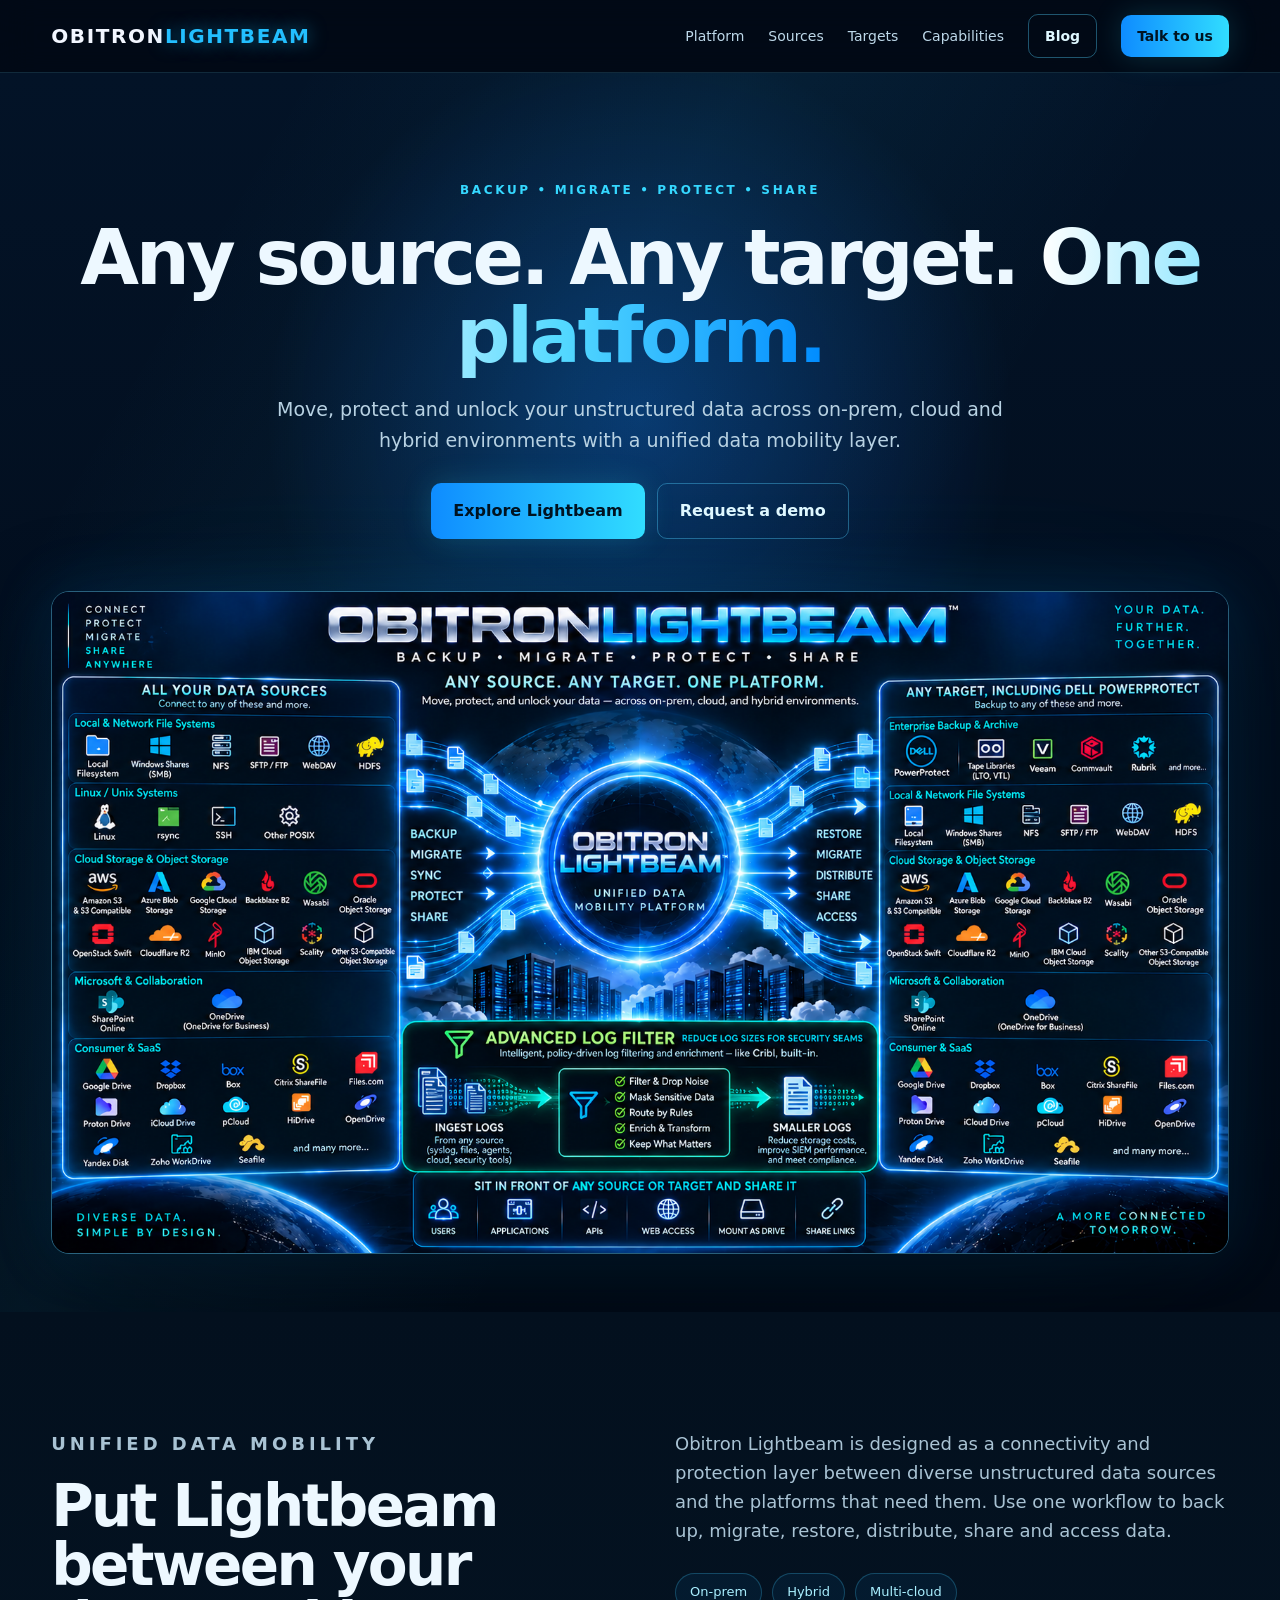
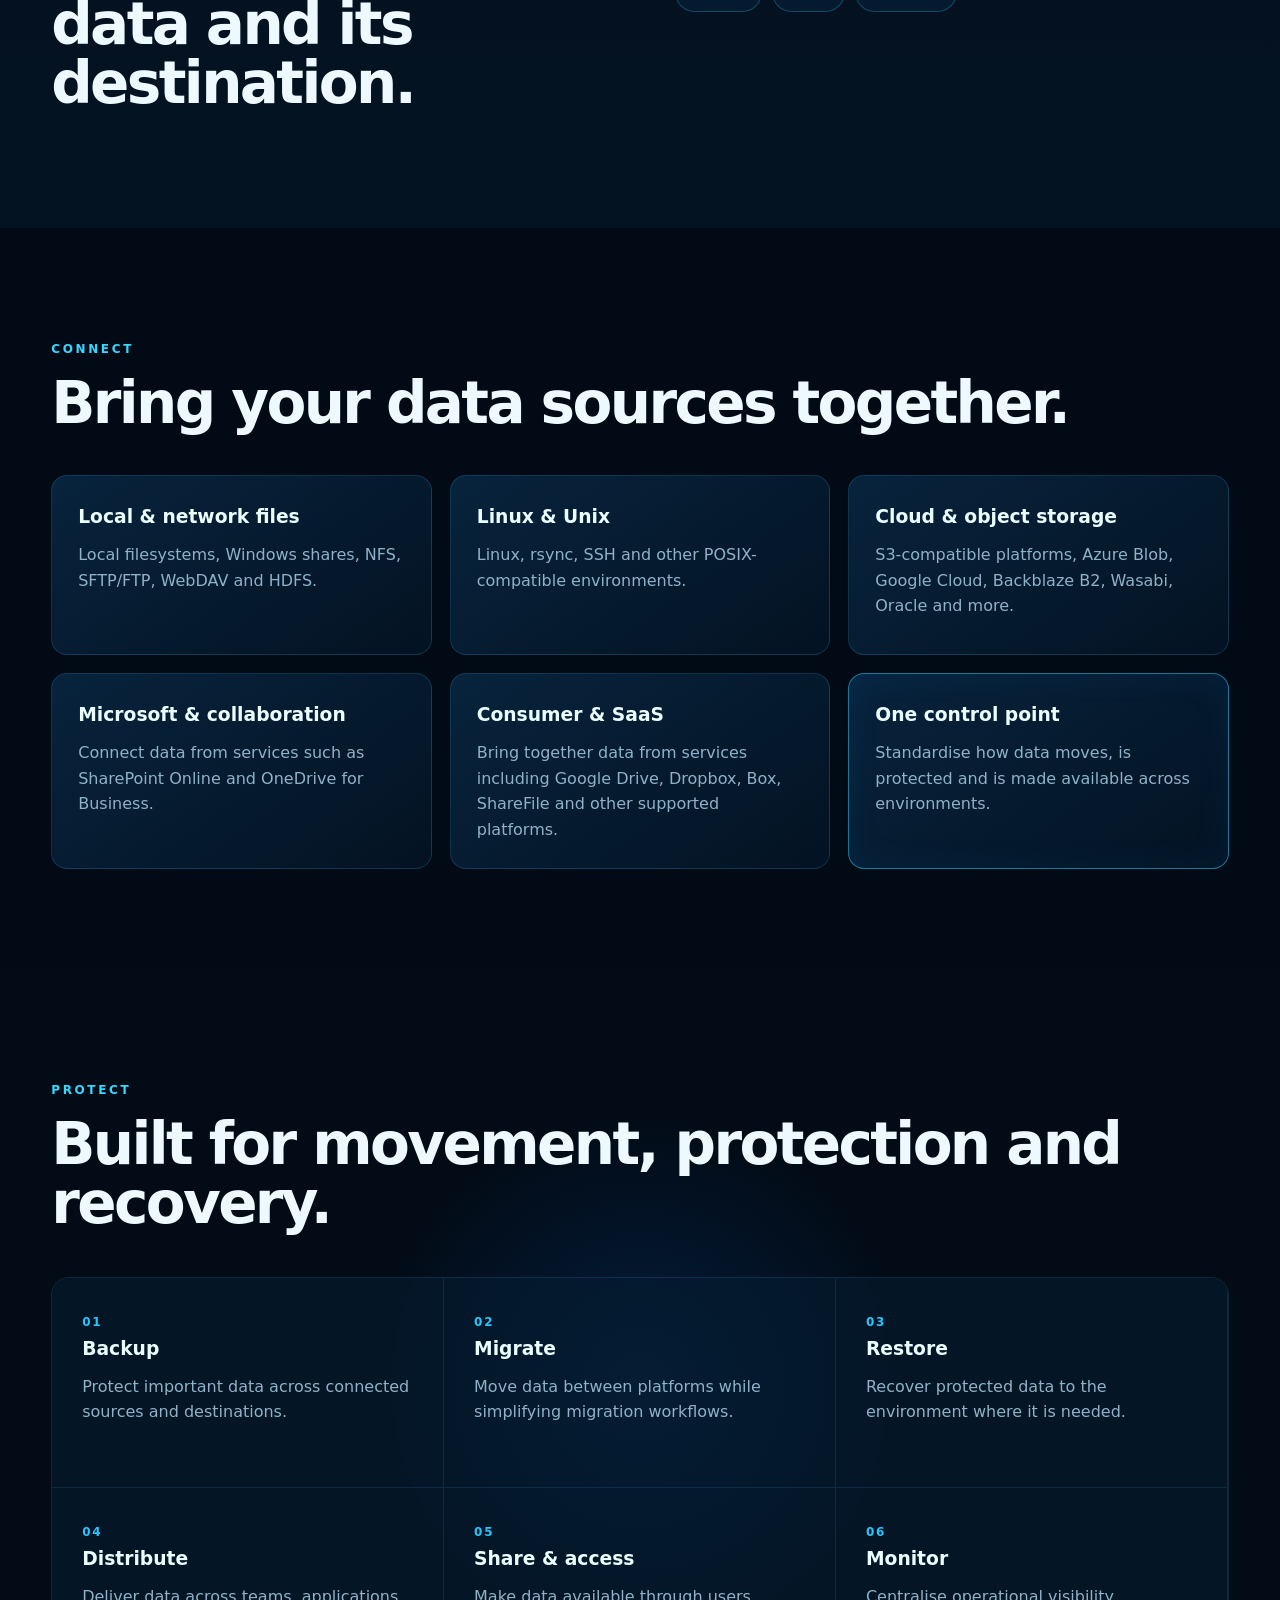
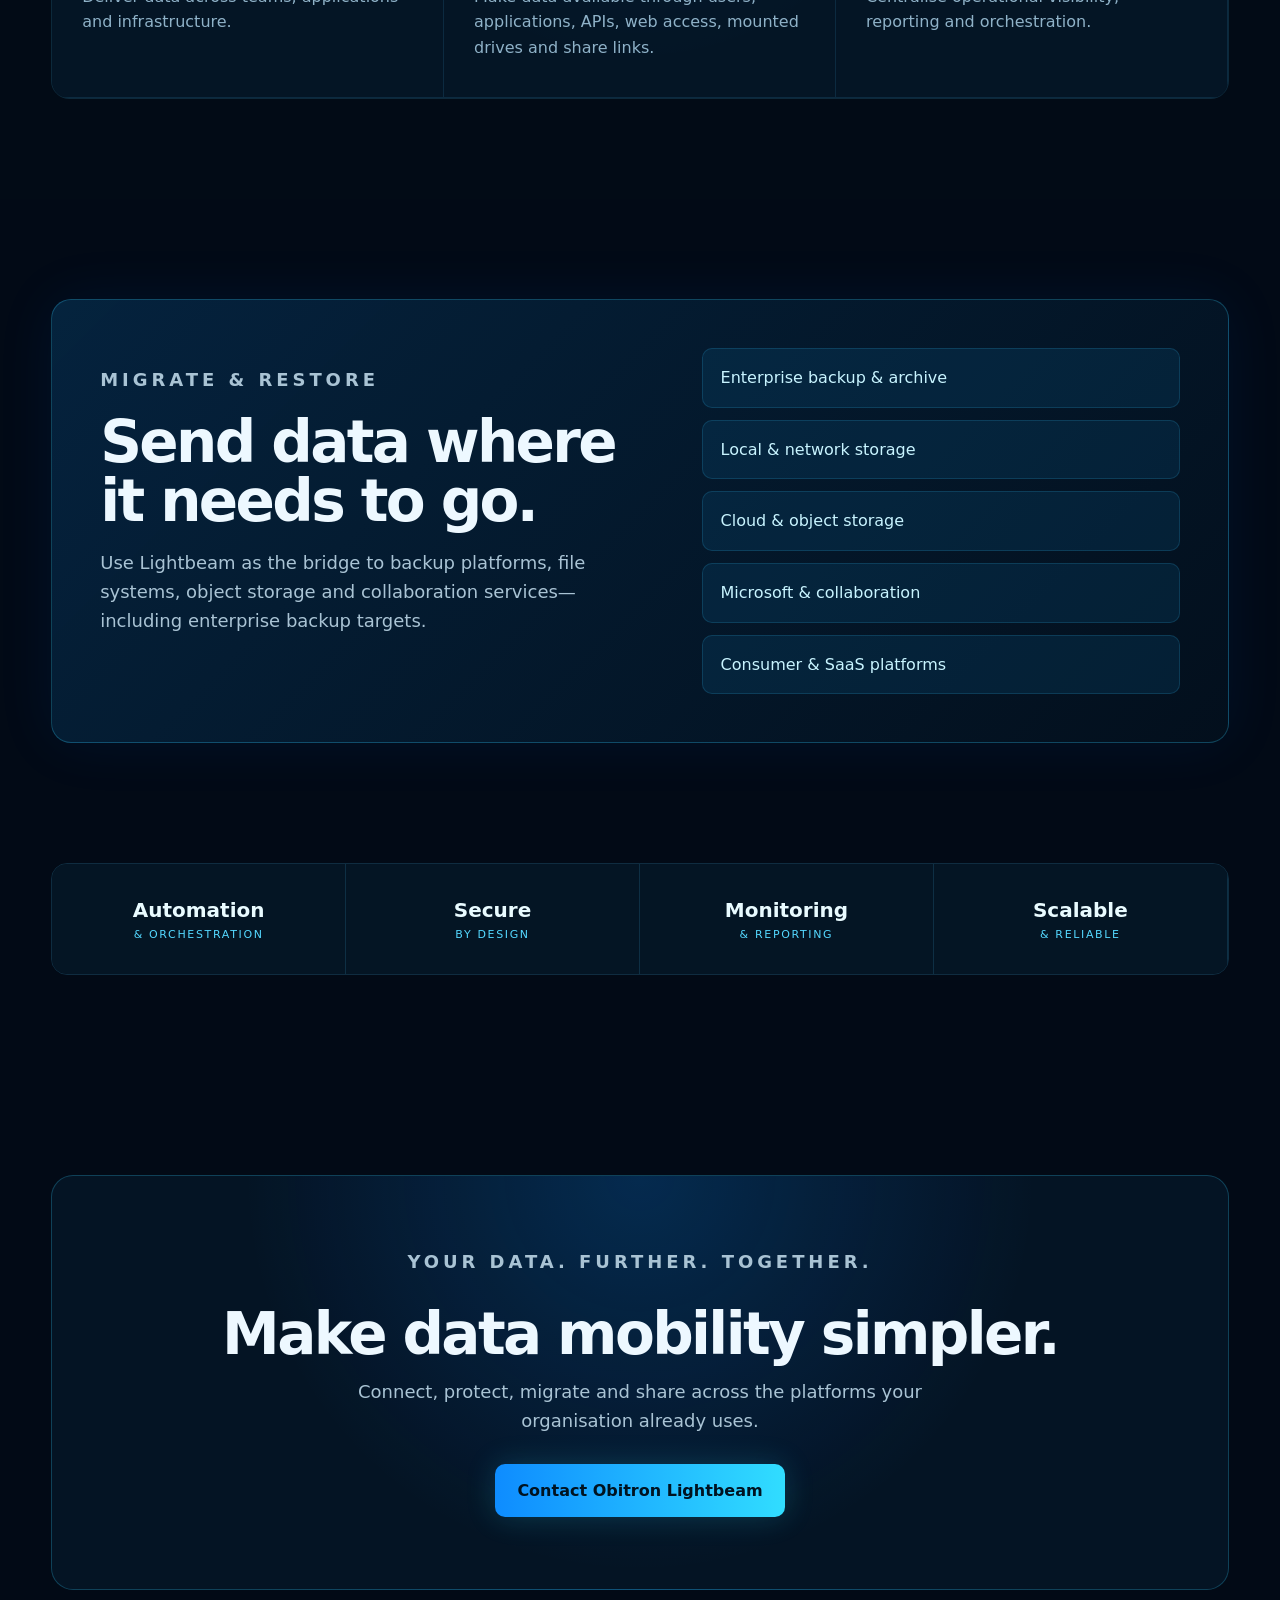
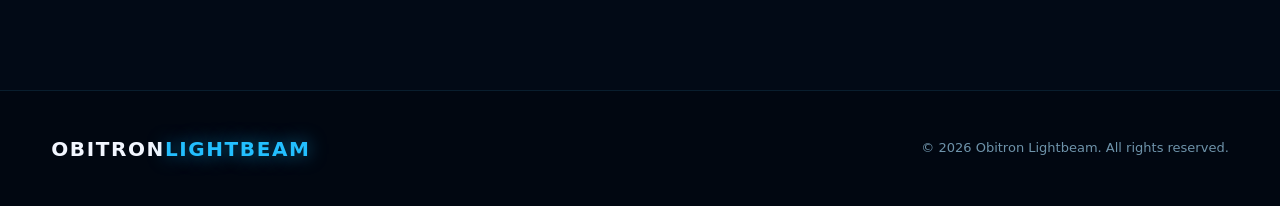
<file: index.html>
<!doctype html>
<html lang="en">
<head>
  <meta charset="utf-8">
  <meta name="viewport" content="width=device-width, initial-scale=1">
  <title>Obitron Lightbeam | Unified Data Mobility Platform</title>
  <meta name="description" content="Obitron Lightbeam connects, protects, migrates and shares unstructured data across on-prem, cloud and hybrid environments.">
  <link rel="stylesheet" href="styles.css">
</head>
<body>
  <header class="site-header">
    <div class="wrap nav">
      <a class="brand" href="#top" aria-label="Obitron Lightbeam home">
        <span class="brand-obitron">OBITRON</span><span class="brand-light">LIGHTBEAM</span>
      </a>
      <nav>
        <a href="#platform">Platform</a>
        <a href="#sources">Sources</a>
        <a href="#targets">Targets</a>
        <a href="#capabilities">Capabilities</a>
        <a class="button ghost small" href="blog.html">Blog</a>
        <a class="button small" href="#contact">Talk to us</a>
      </nav>
    </div>
  </header>

  <main id="top">
    <section class="hero">
      <div class="hero-glow"></div>
      <div class="wrap hero-copy">
        <p class="eyebrow">Backup • Migrate • Protect • Share</p>
        <h1>Any source. Any target. <span>One platform.</span></h1>
        <p class="lead">Move, protect and unlock your unstructured data across on-prem, cloud and hybrid environments with a unified data mobility layer.</p>
        <div class="actions">
          <a class="button" href="#platform">Explore Lightbeam</a>
          <a class="button ghost" href="#contact">Request a demo</a>
        </div>
      </div>
      <div class="wrap hero-art">
        <img src="obitron-lightbeam-hero.png" alt="Obitron Lightbeam platform overview showing unstructured data sources, targets and backup capabilities">
      </div>
    </section>

    <section id="platform" class="section intro">
      <div class="wrap two-col">
        <div>
          <p class="eyebrow">Unified data mobility</p>
          <h2>Put Lightbeam between your data and its destination.</h2>
        </div>
        <div>
          <p>Obitron Lightbeam is designed as a connectivity and protection layer between diverse unstructured data sources and the platforms that need them. Use one workflow to back up, migrate, restore, distribute, share and access data.</p>
          <div class="pills">
            <span>On-prem</span><span>Hybrid</span><span>Multi-cloud</span>
          </div>
        </div>
      </div>
    </section>

    <section id="sources" class="section">
      <div class="wrap">
        <p class="eyebrow">Connect</p>
        <h2>Bring your data sources together.</h2>
        <div class="grid cards">
          <article class="card"><h3>Local & network files</h3><p>Local filesystems, Windows shares, NFS, SFTP/FTP, WebDAV and HDFS.</p></article>
          <article class="card"><h3>Linux & Unix</h3><p>Linux, rsync, SSH and other POSIX-compatible environments.</p></article>
          <article class="card"><h3>Cloud & object storage</h3><p>S3-compatible platforms, Azure Blob, Google Cloud, Backblaze B2, Wasabi, Oracle and more.</p></article>
          <article class="card"><h3>Microsoft & collaboration</h3><p>Connect data from services such as SharePoint Online and OneDrive for Business.</p></article>
          <article class="card"><h3>Consumer & SaaS</h3><p>Bring together data from services including Google Drive, Dropbox, Box, ShareFile and other supported platforms.</p></article>
          <article class="card accent"><h3>One control point</h3><p>Standardise how data moves, is protected and is made available across environments.</p></article>
        </div>
      </div>
    </section>

    <section id="capabilities" class="section capabilities">
      <div class="wrap">
        <p class="eyebrow">Protect</p>
        <h2>Built for movement, protection and recovery.</h2>
        <div class="feature-grid">
          <div class="feature"><span>01</span><h3>Backup</h3><p>Protect important data across connected sources and destinations.</p></div>
          <div class="feature"><span>02</span><h3>Migrate</h3><p>Move data between platforms while simplifying migration workflows.</p></div>
          <div class="feature"><span>03</span><h3>Restore</h3><p>Recover protected data to the environment where it is needed.</p></div>
          <div class="feature"><span>04</span><h3>Distribute</h3><p>Deliver data across teams, applications and infrastructure.</p></div>
          <div class="feature"><span>05</span><h3>Share & access</h3><p>Make data available through users, applications, APIs, web access, mounted drives and share links.</p></div>
          <div class="feature"><span>06</span><h3>Monitor</h3><p>Centralise operational visibility, reporting and orchestration.</p></div>
        </div>
      </div>
    </section>

    <section id="targets" class="section">
      <div class="wrap target-panel">
        <div>
          <p class="eyebrow">Migrate & restore</p>
          <h2>Send data where it needs to go.</h2>
          <p>Use Lightbeam as the bridge to backup platforms, file systems, object storage and collaboration services—including enterprise backup targets.</p>
        </div>
        <div class="target-list">
          <div>Enterprise backup & archive</div>
          <div>Local & network storage</div>
          <div>Cloud & object storage</div>
          <div>Microsoft & collaboration</div>
          <div>Consumer & SaaS platforms</div>
        </div>
      </div>
    </section>

    <section class="section principles">
      <div class="wrap">
        <div class="principle"><strong>Automation</strong><span>& orchestration</span></div>
        <div class="principle"><strong>Secure</strong><span>by design</span></div>
        <div class="principle"><strong>Monitoring</strong><span>& reporting</span></div>
        <div class="principle"><strong>Scalable</strong><span>& reliable</span></div>
      </div>
    </section>

    <section id="contact" class="section cta">
      <div class="wrap cta-box">
        <p class="eyebrow">Your data. Further. Together.</p>
        <h2>Make data mobility simpler.</h2>
        <p>Connect, protect, migrate and share across the platforms your organisation already uses.</p>
        <a class="button" href="mailto:hello@obitronlightbeam.com">Contact Obitron Lightbeam</a>
      </div>
    </section>
  </main>

  <footer>
    <div class="wrap footer">
      <div class="brand"><span class="brand-obitron">OBITRON</span><span class="brand-light">LIGHTBEAM</span></div>
      <p>© 2026 Obitron Lightbeam. All rights reserved.</p>
    </div>
  </footer>
</body>
</html>
</file>
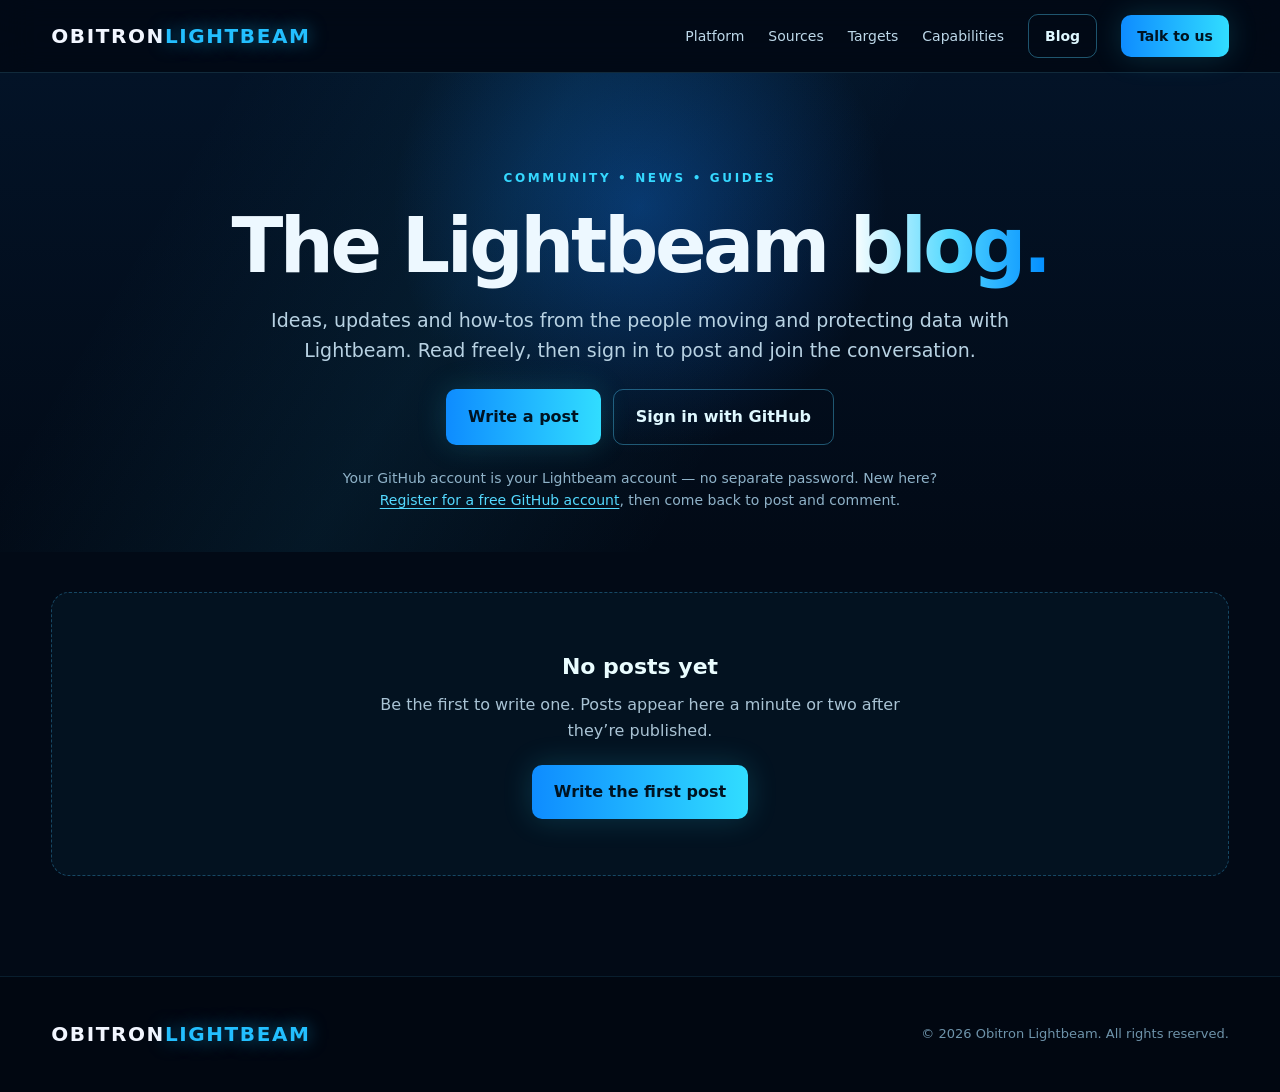
<file: blog.html>
<!doctype html>
<html lang="en">
<head>
  <meta charset="utf-8">
  <meta name="viewport" content="width=device-width, initial-scale=1">
  <title>Blog | Obitron Lightbeam</title>
  <meta name="description" content="News, guides and discussion from the Obitron Lightbeam community.">
  <link rel="stylesheet" href="styles.css">
  <link rel="stylesheet" href="blog.css">
</head>
<body>
  <header class="site-header">
    <div class="wrap nav">
      <a class="brand" href="index.html" aria-label="Obitron Lightbeam home">
        <span class="brand-obitron">OBITRON</span><span class="brand-light">LIGHTBEAM</span>
      </a>
      <nav>
        <a href="index.html#platform">Platform</a>
        <a href="index.html#sources">Sources</a>
        <a href="index.html#targets">Targets</a>
        <a href="index.html#capabilities">Capabilities</a>
        <a class="button ghost small" href="blog.html" aria-current="page">Blog</a>
        <a class="button small" href="index.html#contact">Talk to us</a>
      </nav>
    </div>
  </header>

  <main id="top">
    <section class="hero blog-hero">
      <div class="hero-glow"></div>
      <div class="wrap hero-copy">
        <p class="eyebrow">Community • News • Guides</p>
        <h1>The Lightbeam <span>blog.</span></h1>
        <p class="lead">Ideas, updates and how-tos from the people moving and protecting data with Lightbeam. Read freely, then sign in to post and join the conversation.</p>
        <div class="actions">
          <a class="button" id="write-post" data-new-post href="https://github.com/eilahestellasaul-art/obitronlightbeam/discussions/new?category=general" target="_blank" rel="noopener">Write a post</a>
          <a class="button ghost" href="https://github.com/login" target="_blank" rel="noopener">Sign in with GitHub</a>
        </div>
        <p class="account-note">Your GitHub account is your Lightbeam account — no separate password. New here? <a href="https://github.com/signup" target="_blank" rel="noopener">Register for a free GitHub account</a>, then come back to post and comment.</p>
      </div>
    </section>

    <section class="blog-section">
      <div class="wrap">
        <div id="posts" class="post-grid" aria-live="polite">
          <p class="status-box" style="grid-column:1/-1">Loading posts…</p>
        </div>
      </div>
    </section>
  </main>

  <footer>
    <div class="wrap footer">
      <div class="brand"><span class="brand-obitron">OBITRON</span><span class="brand-light">LIGHTBEAM</span></div>
      <p>© 2026 Obitron Lightbeam. All rights reserved.</p>
    </div>
  </footer>

  <script src="blog.js"></script>
  <script>LightbeamBlog.renderList();</script>
</body>
</html>
</file>
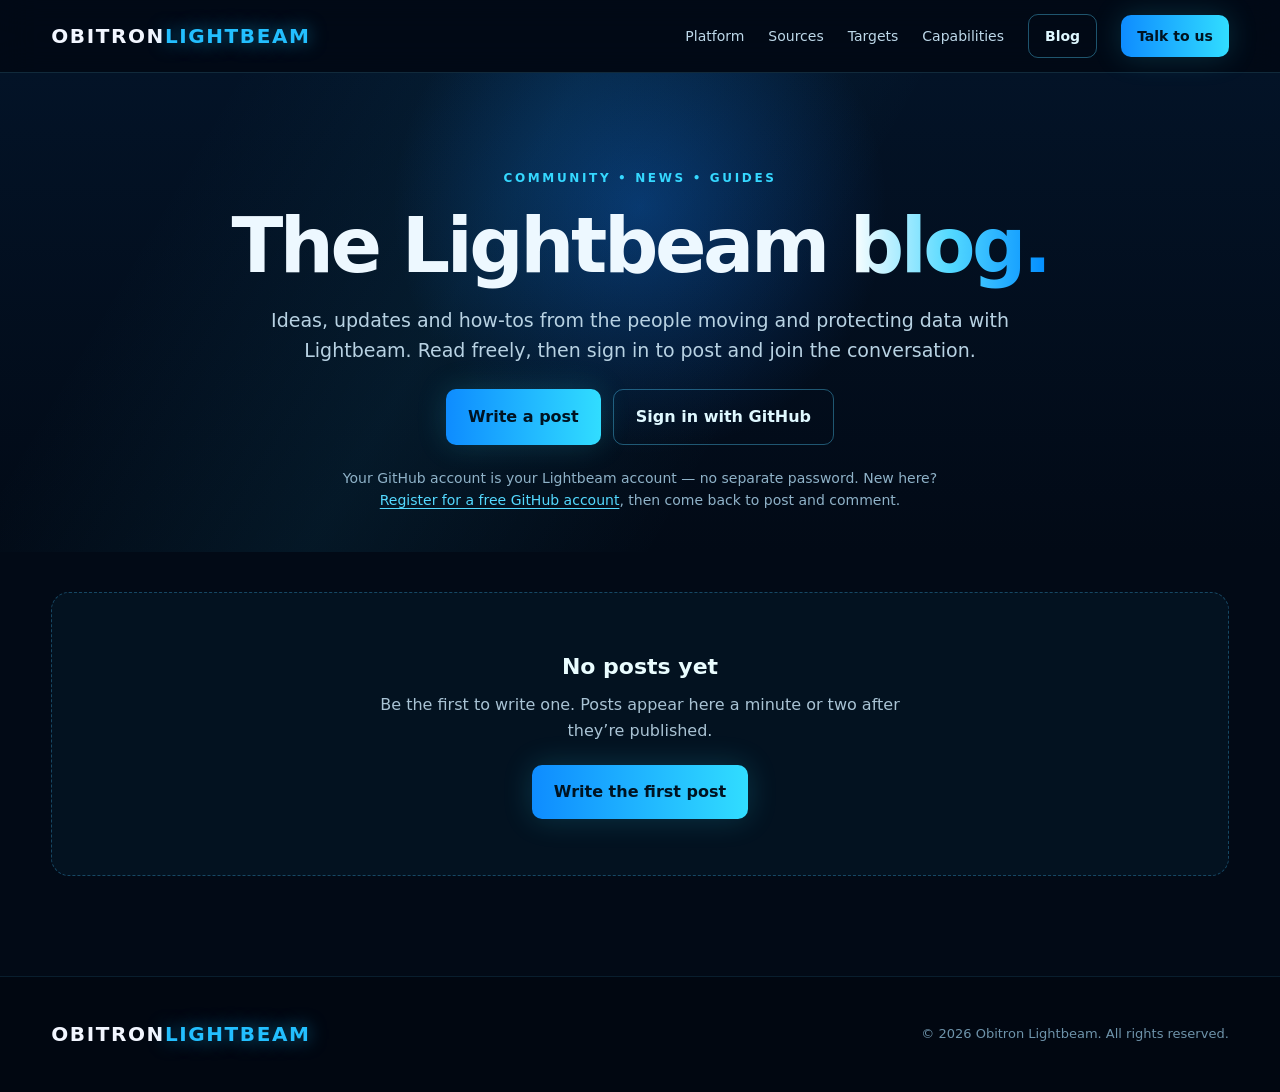
<file: post.html>
<!doctype html>
<html lang="en">
<head>
  <meta charset="utf-8">
  <meta name="viewport" content="width=device-width, initial-scale=1">
  <title>Blog | Obitron Lightbeam</title>
  <link rel="stylesheet" href="styles.css">
  <link rel="stylesheet" href="blog.css">
</head>
<body>
  <header class="site-header">
    <div class="wrap nav">
      <a class="brand" href="index.html" aria-label="Obitron Lightbeam home">
        <span class="brand-obitron">OBITRON</span><span class="brand-light">LIGHTBEAM</span>
      </a>
      <nav>
        <a href="index.html#platform">Platform</a>
        <a href="index.html#sources">Sources</a>
        <a href="index.html#targets">Targets</a>
        <a href="index.html#capabilities">Capabilities</a>
        <a class="button ghost small" href="blog.html">Blog</a>
        <a class="button small" href="index.html#contact">Talk to us</a>
      </nav>
    </div>
  </header>

  <main id="top" class="post-page">
    <div class="post-wrap">
      <a class="back-link" href="blog.html">← All posts</a>
      <article id="post" aria-live="polite">
        <p class="status-box">Loading post…</p>
      </article>

      <section class="comments" id="comments" hidden>
        <h2>Comments</h2>
        <p class="hint">Sign in with GitHub inside the box below to comment and react.</p>
        <div id="giscus"></div>
      </section>
    </div>
  </main>

  <footer>
    <div class="wrap footer">
      <div class="brand"><span class="brand-obitron">OBITRON</span><span class="brand-light">LIGHTBEAM</span></div>
      <p>© 2026 Obitron Lightbeam. All rights reserved.</p>
    </div>
  </footer>

  <script src="blog.js"></script>
  <script>LightbeamBlog.renderPost();</script>
</body>
</html>
</file>
<file: styles.css>
*{box-sizing:border-box}html{scroll-behavior:smooth}body{margin:0;background:#020a16;color:#edf8ff;font-family:Inter,ui-sans-serif,system-ui,-apple-system,BlinkMacSystemFont,"Segoe UI",sans-serif;line-height:1.6}a{color:inherit;text-decoration:none}.wrap{width:min(1180px,92%);margin:auto}.site-header{position:sticky;top:0;z-index:50;background:rgba(2,10,22,.82);backdrop-filter:blur(18px);border-bottom:1px solid rgba(99,211,255,.16)}.nav{min-height:72px;display:flex;align-items:center;justify-content:space-between;gap:24px}.brand{font-weight:900;letter-spacing:.08em;font-size:20px;white-space:nowrap}.brand-obitron{color:#f2f6ff}.brand-light{color:#23bfff;text-shadow:0 0 18px rgba(35,191,255,.55)}nav{display:flex;align-items:center;gap:24px;font-size:14px;color:#bdd8e9}.button{display:inline-flex;align-items:center;justify-content:center;padding:14px 22px;border-radius:10px;background:linear-gradient(90deg,#0e8cff,#31ddff);color:#001321;font-weight:800;box-shadow:0 0 30px rgba(49,221,255,.18)}.button.small{padding:10px 16px}.button.ghost{background:transparent;color:#dff8ff;border:1px solid rgba(80,207,255,.38);box-shadow:none}.hero{position:relative;overflow:hidden;padding:96px 0 58px;background:radial-gradient(circle at 50% 28%,rgba(16,122,255,.32),transparent 34%),linear-gradient(#031327,#020a16)}.hero-glow{position:absolute;inset:0;background:linear-gradient(120deg,transparent 15%,rgba(36,202,255,.07),transparent 60%);pointer-events:none}.hero-copy{text-align:center;position:relative;z-index:1}.eyebrow{text-transform:uppercase;letter-spacing:.22em;color:#35d8ff;font-size:12px;font-weight:800}.hero h1,.section h2{margin:.25em 0;font-size:clamp(42px,6vw,76px);line-height:1.02;letter-spacing:-.045em}.hero h1 span{background:linear-gradient(90deg,#fff,#54d9ff,#008cff);-webkit-background-clip:text;color:transparent}.lead{max-width:780px;margin:20px auto 28px;color:#b8d2e3;font-size:19px}.actions{display:flex;justify-content:center;gap:12px;flex-wrap:wrap}.hero-art{position:relative;margin-top:52px}.hero-art:before{content:"";position:absolute;inset:8% 8%;background:#0ab6ff;filter:blur(80px);opacity:.18}.hero-art img{position:relative;width:100%;display:block;border-radius:18px;border:1px solid rgba(99,211,255,.4);box-shadow:0 28px 90px rgba(0,0,0,.52),0 0 60px rgba(0,143,255,.18)}.section{padding:100px 0}.intro{background:linear-gradient(180deg,#03101e,#041322)}.two-col{display:grid;grid-template-columns:1fr 1fr;gap:70px;align-items:start}.section h2{font-size:clamp(36px,5vw,58px)}.two-col p,.target-panel p,.cta-box>p{color:#a9c3d4;font-size:18px}.pills{display:flex;gap:10px;flex-wrap:wrap;margin-top:28px}.pills span{padding:8px 14px;border:1px solid rgba(64,208,255,.25);border-radius:999px;background:rgba(17,141,220,.08);color:#a9efff;font-size:13px}.cards{grid-template-columns:repeat(3,1fr)}.grid{display:grid;gap:18px;margin-top:42px}.card{padding:26px;border-radius:16px;border:1px solid rgba(68,198,255,.17);background:linear-gradient(145deg,rgba(9,40,68,.85),rgba(4,20,36,.86));min-height:180px}.card.accent{border-color:rgba(43,218,255,.5);box-shadow:inset 0 0 35px rgba(0,143,255,.08)}.card h3,.feature h3{margin:0 0 10px;color:#eafdff}.card p,.feature p{margin:0;color:#8fb2c8}.capabilities{background:radial-gradient(circle at 50% 50%,rgba(14,126,255,.16),transparent 36%),#020b16}.feature-grid{display:grid;grid-template-columns:repeat(3,1fr);gap:0;margin-top:44px;border:1px solid rgba(68,198,255,.16);border-radius:18px;overflow:hidden}.feature{padding:30px;min-height:210px;border-right:1px solid rgba(68,198,255,.12);border-bottom:1px solid rgba(68,198,255,.12);background:rgba(5,28,48,.62)}.feature span{color:#23c7ff;font-weight:900;font-size:12px;letter-spacing:.15em}.target-panel{display:grid;grid-template-columns:1fr .9fr;gap:70px;padding:48px;border:1px solid rgba(52,208,255,.26);border-radius:20px;background:linear-gradient(135deg,rgba(5,38,66,.9),rgba(3,16,29,.95));box-shadow:0 0 60px rgba(0,112,255,.08)}.target-list{display:grid;gap:12px}.target-list div{padding:16px 18px;border-radius:10px;background:rgba(12,86,134,.22);border:1px solid rgba(59,199,255,.16);color:#c8f4ff}.principles{padding-top:20px}.principles .wrap{display:grid;grid-template-columns:repeat(4,1fr);border:1px solid rgba(73,199,255,.18);border-radius:16px;overflow:hidden}.principle{padding:30px;text-align:center;background:rgba(5,24,41,.75);border-right:1px solid rgba(73,199,255,.15)}.principle strong,.principle span{display:block}.principle strong{color:#e9fbff;font-size:20px}.principle span{color:#54d8ff;text-transform:uppercase;font-size:11px;letter-spacing:.15em}.cta-box{text-align:center;padding:72px 30px;border:1px solid rgba(53,213,255,.24);border-radius:22px;background:radial-gradient(circle at 50% 0,rgba(8,137,255,.2),transparent 55%),rgba(5,22,38,.9)}.cta-box p{max-width:650px;margin:0 auto 28px}footer{border-top:1px solid rgba(69,193,255,.12);padding:34px 0;background:#010711}.footer{display:flex;align-items:center;justify-content:space-between;gap:20px;color:#6e93aa;font-size:13px}@media(max-width:900px){nav a:not(.button){display:none}.two-col,.target-panel{grid-template-columns:1fr}.cards,.feature-grid{grid-template-columns:1fr 1fr}.principles .wrap{grid-template-columns:1fr 1fr}.hero{padding-top:70px}}@media(max-width:620px){.cards,.feature-grid,.principles .wrap{grid-template-columns:1fr}.hero h1{font-size:44px}.section{padding:72px 0}.target-panel{padding:28px}.footer{flex-direction:column;align-items:flex-start}.site-header nav{gap:8px}}
@media(max-width:620px){.nav{gap:10px}.brand{font-size:16px;letter-spacing:.06em}.site-header nav{gap:6px}.button.small{padding:8px 12px;font-size:13px;white-space:nowrap}}
@media(max-width:370px){.brand{font-size:14px}.site-header nav .button.small:not(.ghost){display:none}}
</file>
<file: blog.css>
/* Blog pages — extends styles.css using the same palette and components */

.blog-hero{padding:84px 0 40px}
.blog-hero .lead{margin-bottom:24px}

.account-note{max-width:640px;margin:22px auto 0;font-size:14px;color:#8fb2c8}
.account-note a{color:#54d9ff;text-decoration:underline;text-underline-offset:3px}

.blog-section{padding:40px 0 100px}
.post-grid{display:grid;grid-template-columns:repeat(3,1fr);gap:18px}
.post-card{display:flex;flex-direction:column;gap:14px;padding:26px;border-radius:16px;border:1px solid rgba(68,198,255,.17);background:linear-gradient(145deg,rgba(9,40,68,.85),rgba(4,20,36,.86));min-height:220px;transition:border-color .2s,transform .2s}
.post-card:hover,.post-card:focus-visible{border-color:rgba(43,218,255,.55);transform:translateY(-2px);outline:none}
.post-card h3{margin:0;color:#eafdff;font-size:21px;line-height:1.25}
.post-card p{margin:0;color:#8fb2c8;flex:1}
.post-meta{display:flex;align-items:center;gap:10px;font-size:13px;color:#7fa3ba;flex-wrap:wrap}
.post-meta img{width:26px;height:26px;border-radius:50%;border:1px solid rgba(99,211,255,.35)}
.post-meta .dot{opacity:.5}
.comment-count{color:#54d8ff}

.empty-state,.status-box{text-align:center;padding:56px 30px;border:1px dashed rgba(68,198,255,.3);border-radius:18px;background:rgba(5,24,41,.6);color:#a9c3d4}
.empty-state h3,.status-box h3{margin:0 0 8px;color:#eafdff;font-size:22px}
.empty-state p,.status-box p{margin:0 auto 22px;max-width:520px}

/* Single post */
.post-page{padding:64px 0 100px}
.post-wrap{width:min(820px,92%);margin:auto}
.back-link{display:inline-block;margin-bottom:26px;color:#54d9ff;font-size:14px}
.post-page h1{margin:.2em 0 .4em;font-size:clamp(34px,5vw,54px);line-height:1.08;letter-spacing:-.035em}
.post-page .post-meta{margin-bottom:34px;font-size:14px}
.post-page .post-meta img{width:32px;height:32px}

.post-body{color:#c6dcea;font-size:18px;line-height:1.75}
.post-body h1,.post-body h2,.post-body h3,.post-body h4{color:#eafdff;line-height:1.25;margin:1.6em 0 .5em;letter-spacing:-.02em}
.post-body h1{font-size:32px}.post-body h2{font-size:27px}.post-body h3{font-size:22px}
.post-body a{color:#54d9ff;text-decoration:underline;text-underline-offset:3px}
.post-body img{max-width:100%;height:auto;border-radius:12px;border:1px solid rgba(99,211,255,.25)}
.post-body pre{overflow-x:auto;padding:18px;border-radius:12px;background:#010711;border:1px solid rgba(68,198,255,.16);font-size:14px}
.post-body code{font-family:ui-monospace,SFMono-Regular,Menlo,Consolas,monospace;font-size:.88em;background:rgba(17,141,220,.12);padding:.15em .4em;border-radius:6px}
.post-body pre code{background:none;padding:0}
.post-body blockquote{margin:1.4em 0;padding:4px 20px;border-left:3px solid #23bfff;color:#a9c3d4}
.post-body table{border-collapse:collapse;width:100%;display:block;overflow-x:auto}
.post-body th,.post-body td{border:1px solid rgba(68,198,255,.2);padding:8px 12px}
.post-body hr{border:0;border-top:1px solid rgba(68,198,255,.2);margin:2em 0}
/* GitHub-rendered markdown adds anchor icons we don't need */
.post-body .anchor,.post-body .octicon{display:none}

.post-actions{display:flex;gap:12px;flex-wrap:wrap;margin:42px 0 0;padding-top:30px;border-top:1px solid rgba(68,198,255,.16)}

.comments{margin-top:56px}
.comments h2{font-size:28px;letter-spacing:-.02em;margin:0 0 6px}
.comments .hint{color:#8fb2c8;font-size:14px;margin:0 0 22px}

@media(max-width:900px){.post-grid{grid-template-columns:1fr 1fr}}
@media(max-width:620px){.post-grid{grid-template-columns:1fr}.blog-hero{padding-top:60px}.post-page{padding-top:44px}}
</file>
